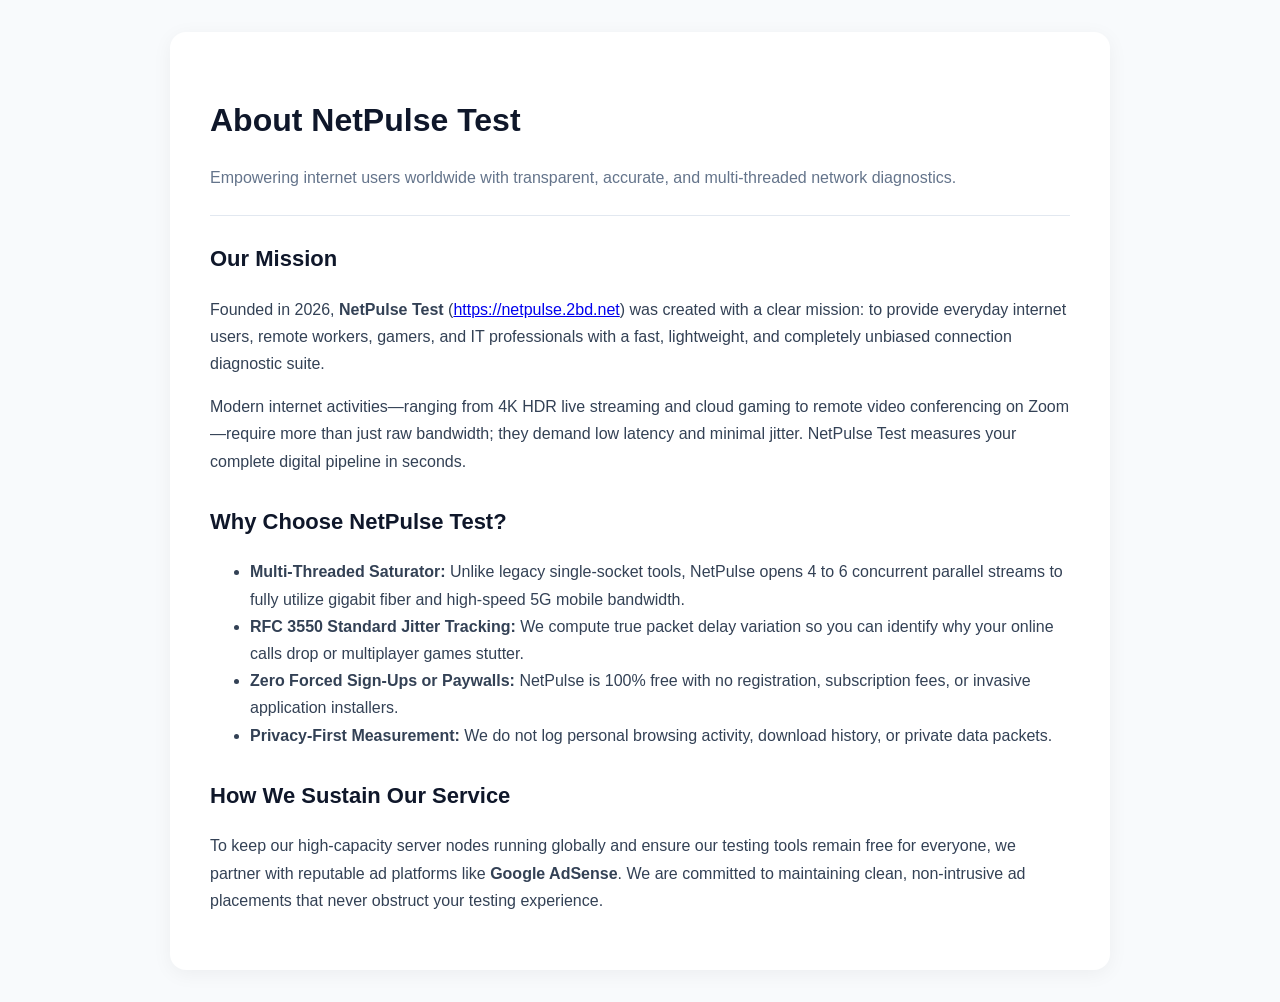
<file: about-us.html>
<!DOCTYPE html>
<html lang="en">
<head>
  <meta charset="UTF-8">
  <meta name="viewport" content="width=device-width, initial-scale=1.0">
  <title>About Us — NetPulse Test</title>
  <meta name="description" content="Learn about NetPulse Test, our mission, multi-threaded testing technology, and how we provide accurate broadband diagnostics for free.">
  <link rel="canonical" href="https://netpulse.2bd.net/about-us" />
</head>
<body style="font-family: -apple-system, BlinkMacSystemFont, 'Segoe UI', Roboto, sans-serif; line-height: 1.7; color: #334155; background: #f8fafc; padding: 24px;">
  <div style="max-width: 860px; margin: 0 auto; background: #ffffff; padding: 40px; border-radius: 16px; box-shadow: 0 4px 20px rgba(0,0,0,0.05);">
    
    <h1 style="color: #0f172a; font-size: 32px; margin-bottom: 8px;">About NetPulse Test</h1>
    <p style="color: #64748b; font-size: 16px; margin-bottom: 24px;">Empowering internet users worldwide with transparent, accurate, and multi-threaded network diagnostics.</p>

    <hr style="border: 0; border-top: 1px solid #e2e8f0; margin-bottom: 24px;">

    <h2 style="color: #0f172a; font-size: 22px; margin-top: 24px;">Our Mission</h2>
    <p>Founded in 2026, <strong>NetPulse Test</strong> (<a href="https://netpulse.2bd.net">https://netpulse.2bd.net</a>) was created with a clear mission: to provide everyday internet users, remote workers, gamers, and IT professionals with a fast, lightweight, and completely unbiased connection diagnostic suite.</p>
    <p>Modern internet activities—ranging from 4K HDR live streaming and cloud gaming to remote video conferencing on Zoom—require more than just raw bandwidth; they demand low latency and minimal jitter. NetPulse Test measures your complete digital pipeline in seconds.</p>

    <h2 style="color: #0f172a; font-size: 22px; margin-top: 28px;">Why Choose NetPulse Test?</h2>
    <ul>
      <li><strong>Multi-Threaded Saturator:</strong> Unlike legacy single-socket tools, NetPulse opens 4 to 6 concurrent parallel streams to fully utilize gigabit fiber and high-speed 5G mobile bandwidth.</li>
      <li><strong>RFC 3550 Standard Jitter Tracking:</strong> We compute true packet delay variation so you can identify why your online calls drop or multiplayer games stutter.</li>
      <li><strong>Zero Forced Sign-Ups or Paywalls:</strong> NetPulse is 100% free with no registration, subscription fees, or invasive application installers.</li>
      <li><strong>Privacy-First Measurement:</strong> We do not log personal browsing activity, download history, or private data packets.</li>
    </ul>

    <h2 style="color: #0f172a; font-size: 22px; margin-top: 28px;">How We Sustain Our Service</h2>
    <p>To keep our high-capacity server nodes running globally and ensure our testing tools remain free for everyone, we partner with reputable ad platforms like <strong>Google AdSense</strong>. We are committed to maintaining clean, non-intrusive ad placements that never obstruct your testing experience.</p>
  </div>
</body>
        </html>
</file>
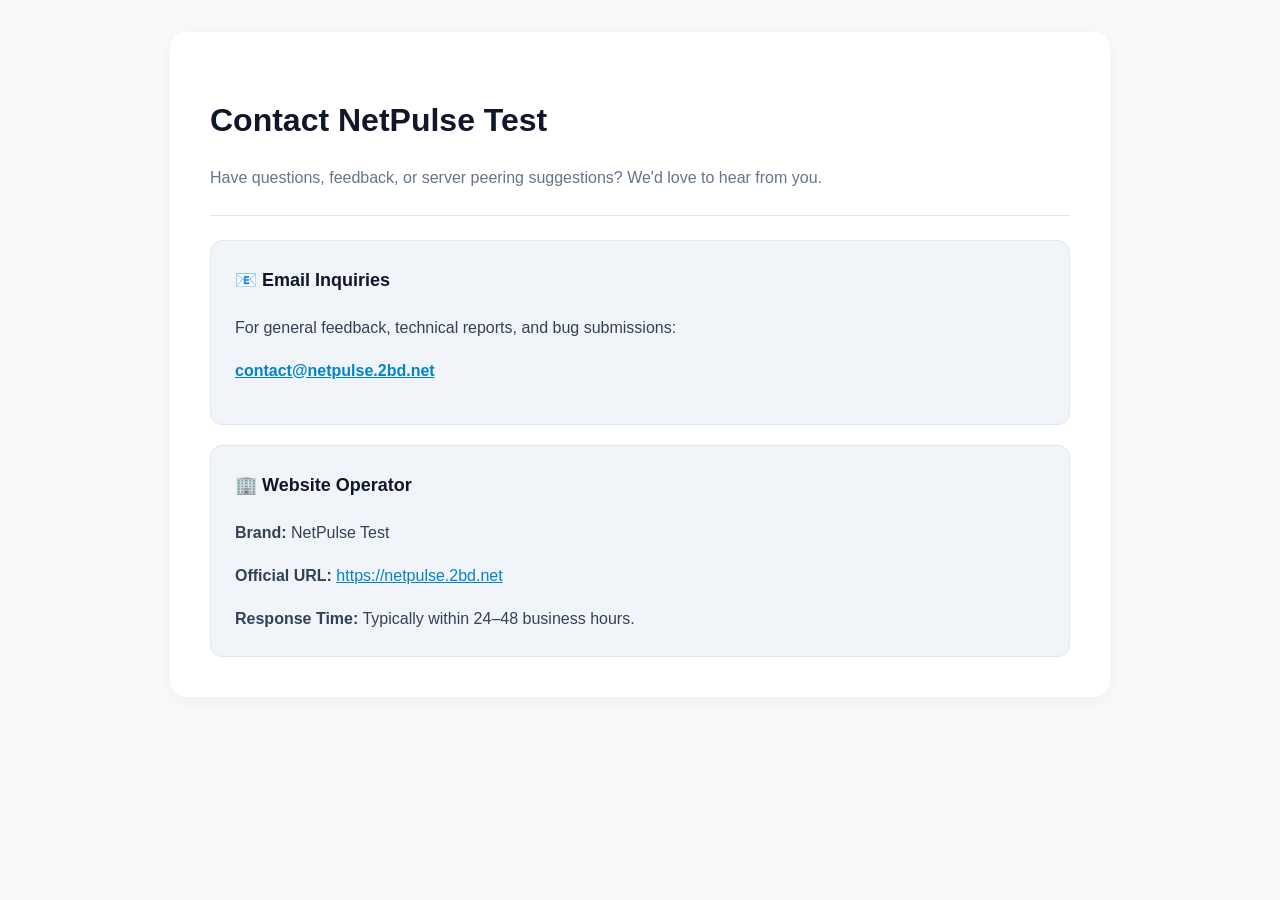
<file: contact.html>
<!DOCTYPE html>
<html lang="en">
<head>
  <meta charset="UTF-8">
  <meta name="viewport" content="width=device-width, initial-scale=1.0">
  <title>Contact Us — NetPulse Test</title>
  <meta name="description" content="Contact the NetPulse Test team for technical support, feedback, and business inquiries.">
  <link rel="canonical" href="https://netpulse.2bd.net/contact" />
</head>
<body style="font-family: -apple-system, BlinkMacSystemFont, 'Segoe UI', Roboto, sans-serif; line-height: 1.7; color: #334155; background: #f8fafc; padding: 24px;">
  <div style="max-width: 860px; margin: 0 auto; background: #ffffff; padding: 40px; border-radius: 16px; box-shadow: 0 4px 20px rgba(0,0,0,0.05);">
    
    <h1 style="color: #0f172a; font-size: 32px; margin-bottom: 8px;">Contact NetPulse Test</h1>
    <p style="color: #64748b; font-size: 16px; margin-bottom: 24px;">Have questions, feedback, or server peering suggestions? We'd love to hear from you.</p>

    <hr style="border: 0; border-top: 1px solid #e2e8f0; margin-bottom: 24px;">

    <div style="display: grid; grid-template-columns: 1fr; gap: 20px; margin-top: 24px;">
      <div style="background: #f1f5f9; padding: 24px; border-radius: 12px; border: 1px solid #e2e8f0;">
        <h3 style="color: #0f172a; font-size: 18px; margin-top: 0;">📧 Email Inquiries</h3>
        <p style="margin-bottom: 8px;">For general feedback, technical reports, and bug submissions:</p>
        <p><a href="mailto:contact@netpulse.2bd.net" style="color: #0284c7; font-weight: 600; font-size: 16px;">contact@netpulse.2bd.net</a></p>
      </div>

      <div style="background: #f1f5f9; padding: 24px; border-radius: 12px; border: 1px solid #e2e8f0;">
        <h3 style="color: #0f172a; font-size: 18px; margin-top: 0;">🏢 Website Operator</h3>
        <p style="margin-bottom: 4px;"><strong>Brand:</strong> NetPulse Test</p>
        <p style="margin-bottom: 4px;"><strong>Official URL:</strong> <a href="https://netpulse.2bd.net" style="color: #0284c7;">https://netpulse.2bd.net</a></p>
        <p style="margin-bottom: 0;"><strong>Response Time:</strong> Typically within 24–48 business hours.</p>
      </div>
    </div>
  </div>
</body>
                                                                        </html>
</file>
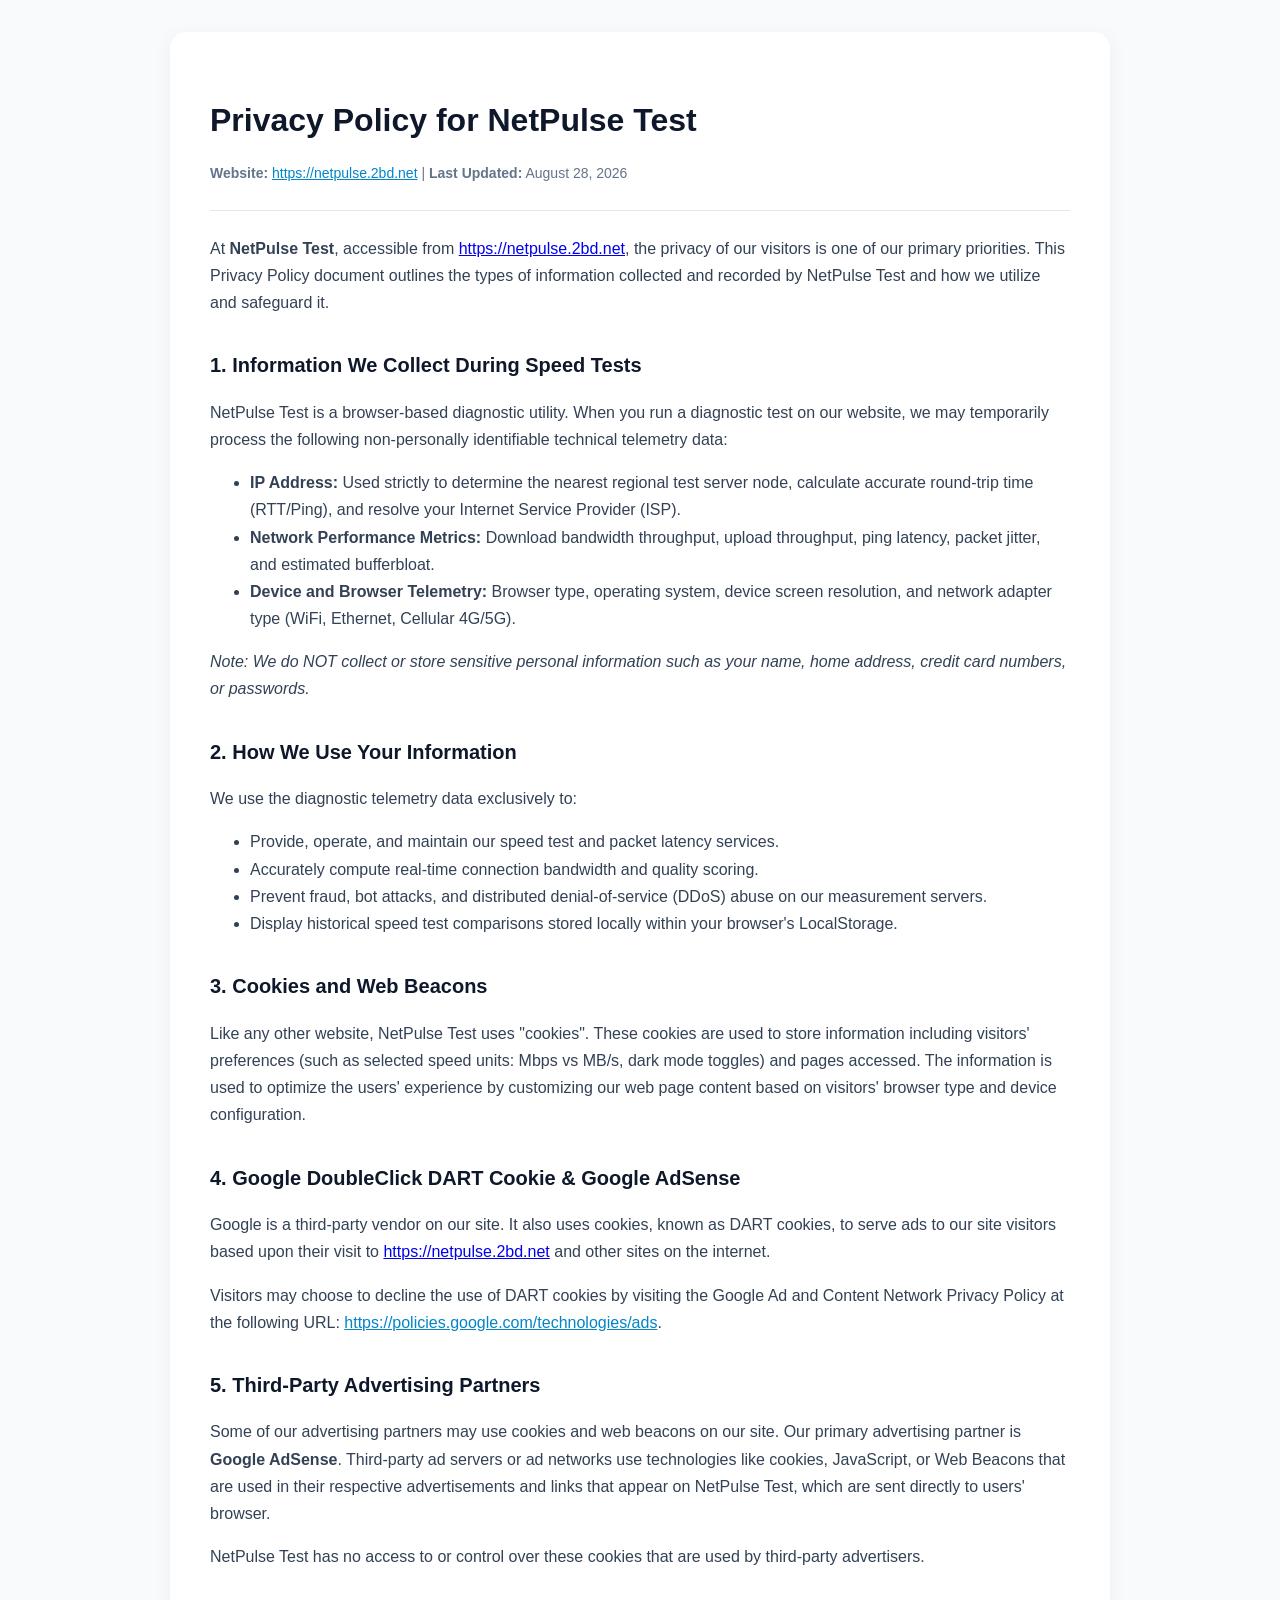
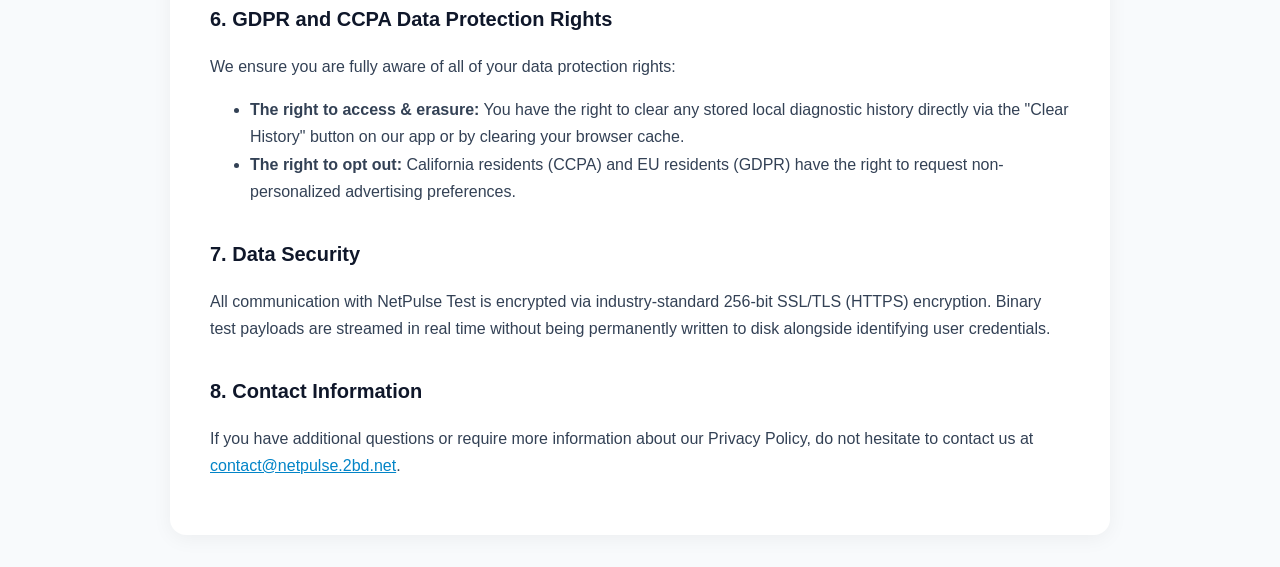
<file: privacy-policy.html>
<!DOCTYPE html>
<html lang="en">
<head>
  <meta charset="UTF-8">
  <meta name="viewport" content="width=device-width, initial-scale=1.0">
  <title>Privacy Policy — NetPulse Test</title>
  <meta name="description" content="Privacy Policy for NetPulse Test. Learn how we handle connection telemetry, IP address data, cookies, and Google AdSense compliance.">
  <link rel="canonical" href="https://netpulse.2bd.net/privacy-policy" />
</head>
<body style="font-family: -apple-system, BlinkMacSystemFont, 'Segoe UI', Roboto, sans-serif; line-height: 1.7; color: #334155; background: #f8fafc; padding: 24px;">
  <div style="max-width: 860px; margin: 0 auto; background: #ffffff; padding: 40px; border-radius: 16px; box-shadow: 0 4px 20px rgba(0,0,0,0.05);">
    
    <h1 style="color: #0f172a; font-size: 32px; margin-bottom: 8px;">Privacy Policy for NetPulse Test</h1>
    <p style="color: #64748b; font-size: 14px; margin-bottom: 24px;"><strong>Website:</strong> <a href="https://netpulse.2bd.net" style="color: #0284c7;">https://netpulse.2bd.net</a> | <strong>Last Updated:</strong> August 28, 2026</p>

    <hr style="border: 0; border-top: 1px solid #e2e8f0; margin-bottom: 24px;">

    <p>At <strong>NetPulse Test</strong>, accessible from <a href="https://netpulse.2bd.net">https://netpulse.2bd.net</a>, the privacy of our visitors is one of our primary priorities. This Privacy Policy document outlines the types of information collected and recorded by NetPulse Test and how we utilize and safeguard it.</p>

    <h2 style="color: #0f172a; font-size: 20px; margin-top: 32px;">1. Information We Collect During Speed Tests</h2>
    <p>NetPulse Test is a browser-based diagnostic utility. When you run a diagnostic test on our website, we may temporarily process the following non-personally identifiable technical telemetry data:</p>
    <ul>
      <li><strong>IP Address:</strong> Used strictly to determine the nearest regional test server node, calculate accurate round-trip time (RTT/Ping), and resolve your Internet Service Provider (ISP).</li>
      <li><strong>Network Performance Metrics:</strong> Download bandwidth throughput, upload throughput, ping latency, packet jitter, and estimated bufferbloat.</li>
      <li><strong>Device and Browser Telemetry:</strong> Browser type, operating system, device screen resolution, and network adapter type (WiFi, Ethernet, Cellular 4G/5G).</li>
    </ul>
    <p><em>Note: We do NOT collect or store sensitive personal information such as your name, home address, credit card numbers, or passwords.</em></p>

    <h2 style="color: #0f172a; font-size: 20px; margin-top: 32px;">2. How We Use Your Information</h2>
    <p>We use the diagnostic telemetry data exclusively to:</p>
    <ul>
      <li>Provide, operate, and maintain our speed test and packet latency services.</li>
      <li>Accurately compute real-time connection bandwidth and quality scoring.</li>
      <li>Prevent fraud, bot attacks, and distributed denial-of-service (DDoS) abuse on our measurement servers.</li>
      <li>Display historical speed test comparisons stored locally within your browser's LocalStorage.</li>
    </ul>

    <h2 style="color: #0f172a; font-size: 20px; margin-top: 32px;">3. Cookies and Web Beacons</h2>
    <p>Like any other website, NetPulse Test uses "cookies". These cookies are used to store information including visitors' preferences (such as selected speed units: Mbps vs MB/s, dark mode toggles) and pages accessed. The information is used to optimize the users' experience by customizing our web page content based on visitors' browser type and device configuration.</p>

    <h2 style="color: #0f172a; font-size: 20px; margin-top: 32px;">4. Google DoubleClick DART Cookie & Google AdSense</h2>
    <p>Google is a third-party vendor on our site. It also uses cookies, known as DART cookies, to serve ads to our site visitors based upon their visit to <a href="https://netpulse.2bd.net">https://netpulse.2bd.net</a> and other sites on the internet.</p>
    <p>Visitors may choose to decline the use of DART cookies by visiting the Google Ad and Content Network Privacy Policy at the following URL: <a href="https://policies.google.com/technologies/ads" target="_blank" rel="noopener noreferrer" style="color: #0284c7;">https://policies.google.com/technologies/ads</a>.</p>

    <h2 style="color: #0f172a; font-size: 20px; margin-top: 32px;">5. Third-Party Advertising Partners</h2>
    <p>Some of our advertising partners may use cookies and web beacons on our site. Our primary advertising partner is <strong>Google AdSense</strong>. Third-party ad servers or ad networks use technologies like cookies, JavaScript, or Web Beacons that are used in their respective advertisements and links that appear on NetPulse Test, which are sent directly to users' browser.</p>
    <p>NetPulse Test has no access to or control over these cookies that are used by third-party advertisers.</p>

    <h2 style="color: #0f172a; font-size: 20px; margin-top: 32px;">6. GDPR and CCPA Data Protection Rights</h2>
    <p>We ensure you are fully aware of all of your data protection rights:</p>
    <ul>
      <li><strong>The right to access & erasure:</strong> You have the right to clear any stored local diagnostic history directly via the "Clear History" button on our app or by clearing your browser cache.</li>
      <li><strong>The right to opt out:</strong> California residents (CCPA) and EU residents (GDPR) have the right to request non-personalized advertising preferences.</li>
    </ul>

    <h2 style="color: #0f172a; font-size: 20px; margin-top: 32px;">7. Data Security</h2>
    <p>All communication with NetPulse Test is encrypted via industry-standard 256-bit SSL/TLS (HTTPS) encryption. Binary test payloads are streamed in real time without being permanently written to disk alongside identifying user credentials.</p>

    <h2 style="color: #0f172a; font-size: 20px; margin-top: 32px;">8. Contact Information</h2>
    <p>If you have additional questions or require more information about our Privacy Policy, do not hesitate to contact us at <a href="mailto:contact@netpulse.2bd.net" style="color: #0284c7;">contact@netpulse.2bd.net</a>.</p>
  </div>
</body>
</html>
</file>
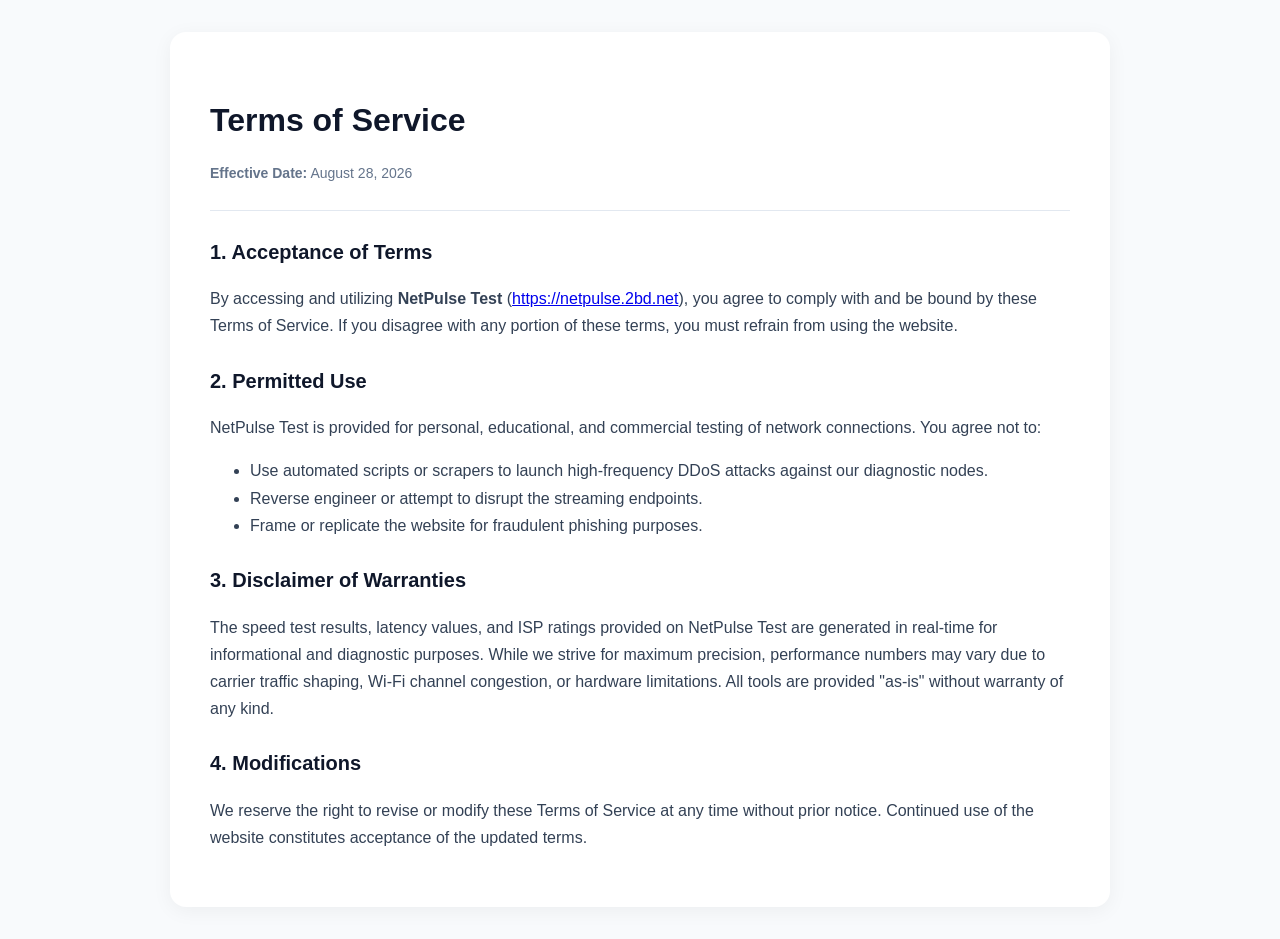
<file: terms-of-service.html>
<!DOCTYPE html>
<html lang="en">
<head>
  <meta charset="UTF-8">
  <meta name="viewport" content="width=device-width, initial-scale=1.0">
  <title>Terms of Service — NetPulse Test</title>
  <meta name="description" content="Terms of Service for using NetPulse Test network diagnostic tools.">
  <link rel="canonical" href="https://netpulse.2bd.net/terms-of-service" />
</head>
<body style="font-family: -apple-system, BlinkMacSystemFont, 'Segoe UI', Roboto, sans-serif; line-height: 1.7; color: #334155; background: #f8fafc; padding: 24px;">
  <div style="max-width: 860px; margin: 0 auto; background: #ffffff; padding: 40px; border-radius: 16px; box-shadow: 0 4px 20px rgba(0,0,0,0.05);">
    
    <h1 style="color: #0f172a; font-size: 32px; margin-bottom: 8px;">Terms of Service</h1>
    <p style="color: #64748b; font-size: 14px; margin-bottom: 24px;"><strong>Effective Date:</strong> August 28, 2026</p>

    <hr style="border: 0; border-top: 1px solid #e2e8f0; margin-bottom: 24px;">

    <h2 style="color: #0f172a; font-size: 20px; margin-top: 24px;">1. Acceptance of Terms</h2>
    <p>By accessing and utilizing <strong>NetPulse Test</strong> (<a href="https://netpulse.2bd.net">https://netpulse.2bd.net</a>), you agree to comply with and be bound by these Terms of Service. If you disagree with any portion of these terms, you must refrain from using the website.</p>

    <h2 style="color: #0f172a; font-size: 20px; margin-top: 24px;">2. Permitted Use</h2>
    <p>NetPulse Test is provided for personal, educational, and commercial testing of network connections. You agree not to:</p>
    <ul>
      <li>Use automated scripts or scrapers to launch high-frequency DDoS attacks against our diagnostic nodes.</li>
      <li>Reverse engineer or attempt to disrupt the streaming endpoints.</li>
      <li>Frame or replicate the website for fraudulent phishing purposes.</li>
    </ul>

    <h2 style="color: #0f172a; font-size: 20px; margin-top: 24px;">3. Disclaimer of Warranties</h2>
    <p>The speed test results, latency values, and ISP ratings provided on NetPulse Test are generated in real-time for informational and diagnostic purposes. While we strive for maximum precision, performance numbers may vary due to carrier traffic shaping, Wi-Fi channel congestion, or hardware limitations. All tools are provided "as-is" without warranty of any kind.</p>

    <h2 style="color: #0f172a; font-size: 20px; margin-top: 24px;">4. Modifications</h2>
    <p>We reserve the right to revise or modify these Terms of Service at any time without prior notice. Continued use of the website constitutes acceptance of the updated terms.</p>
  </div>
</body>
</html>
</file>
